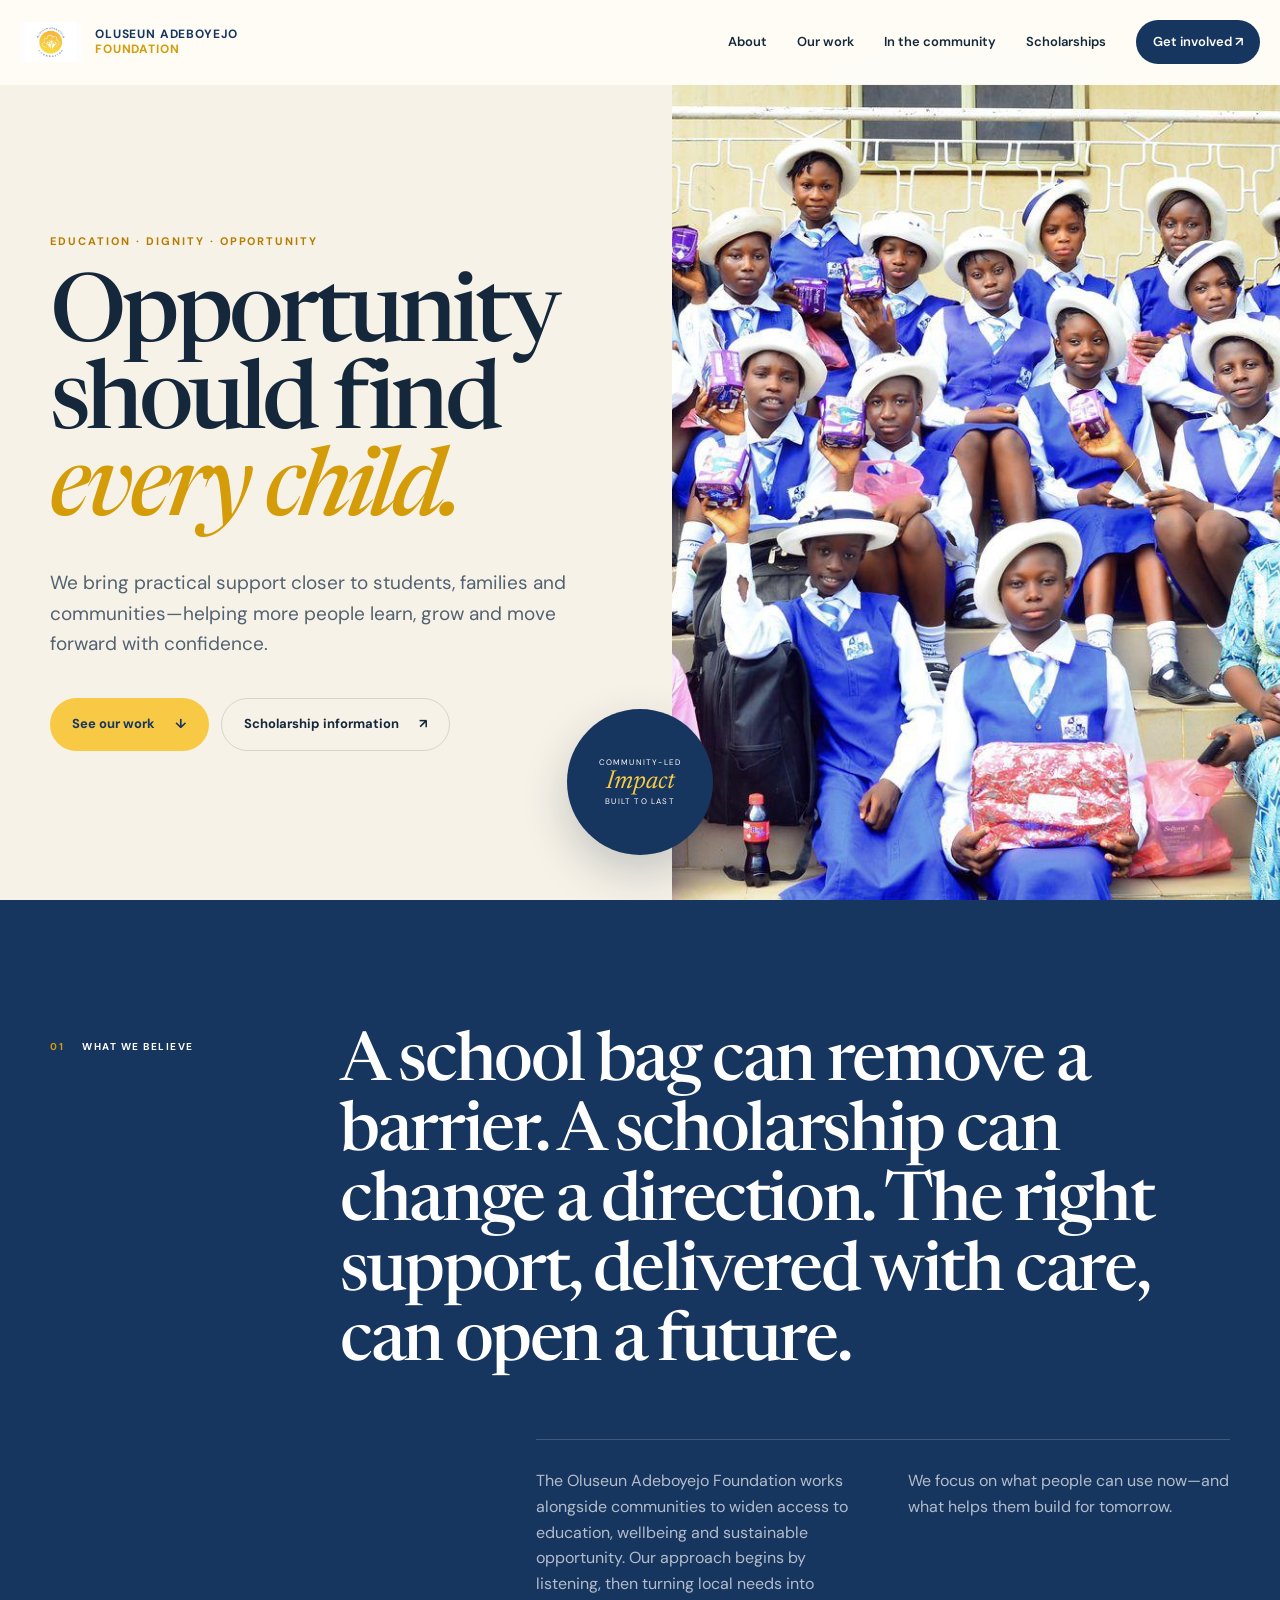
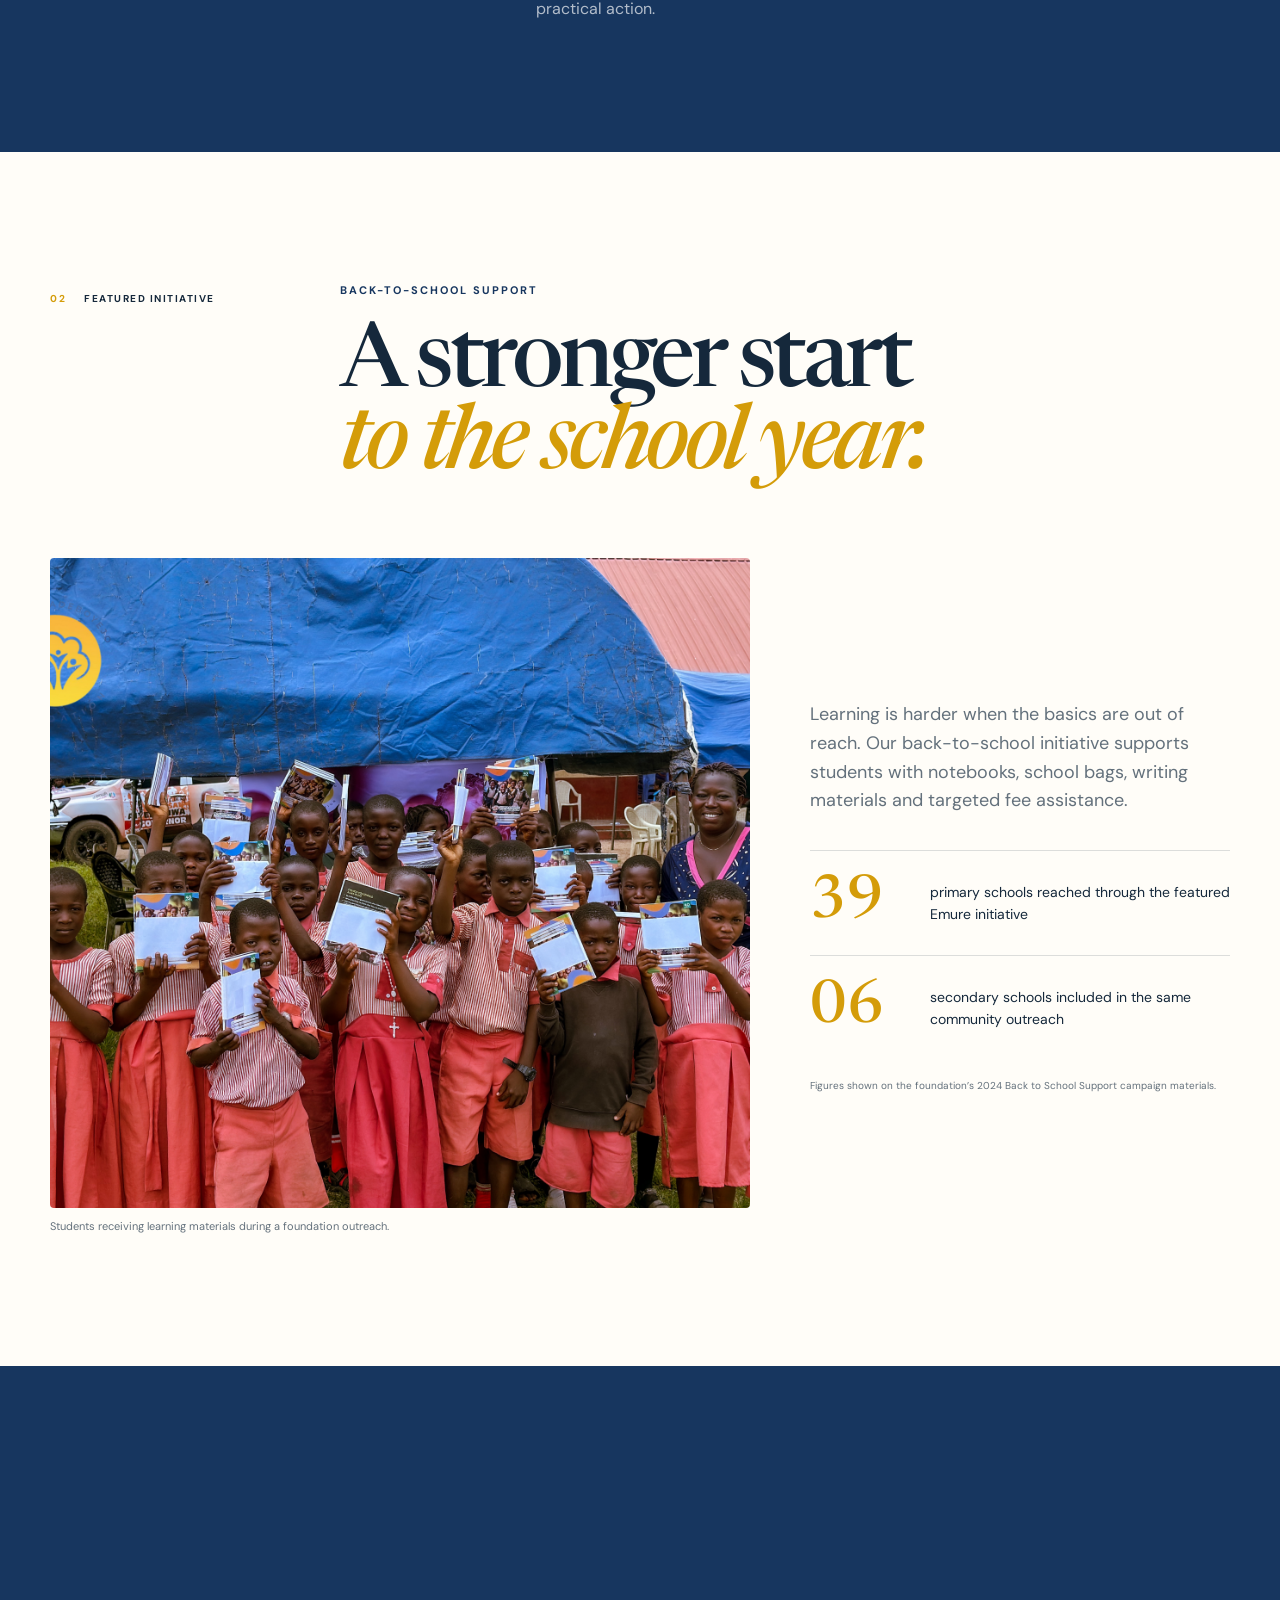
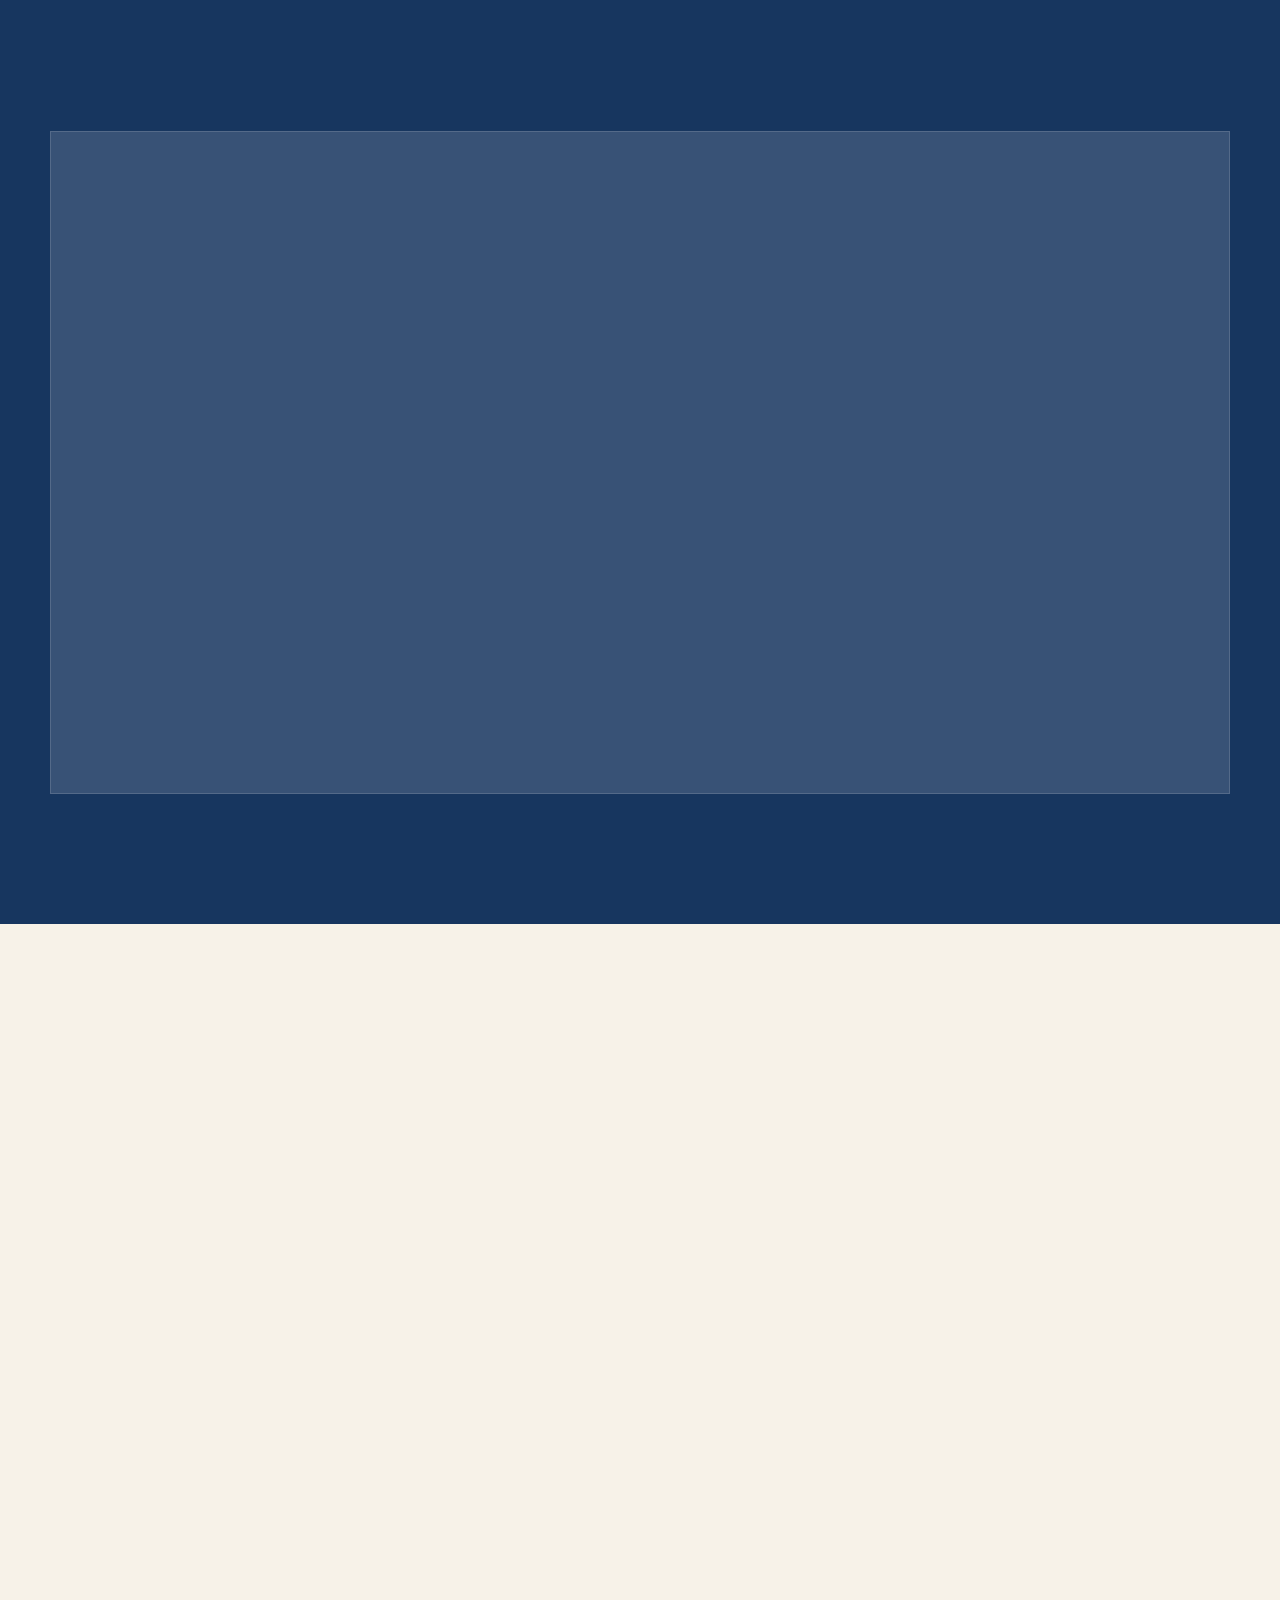
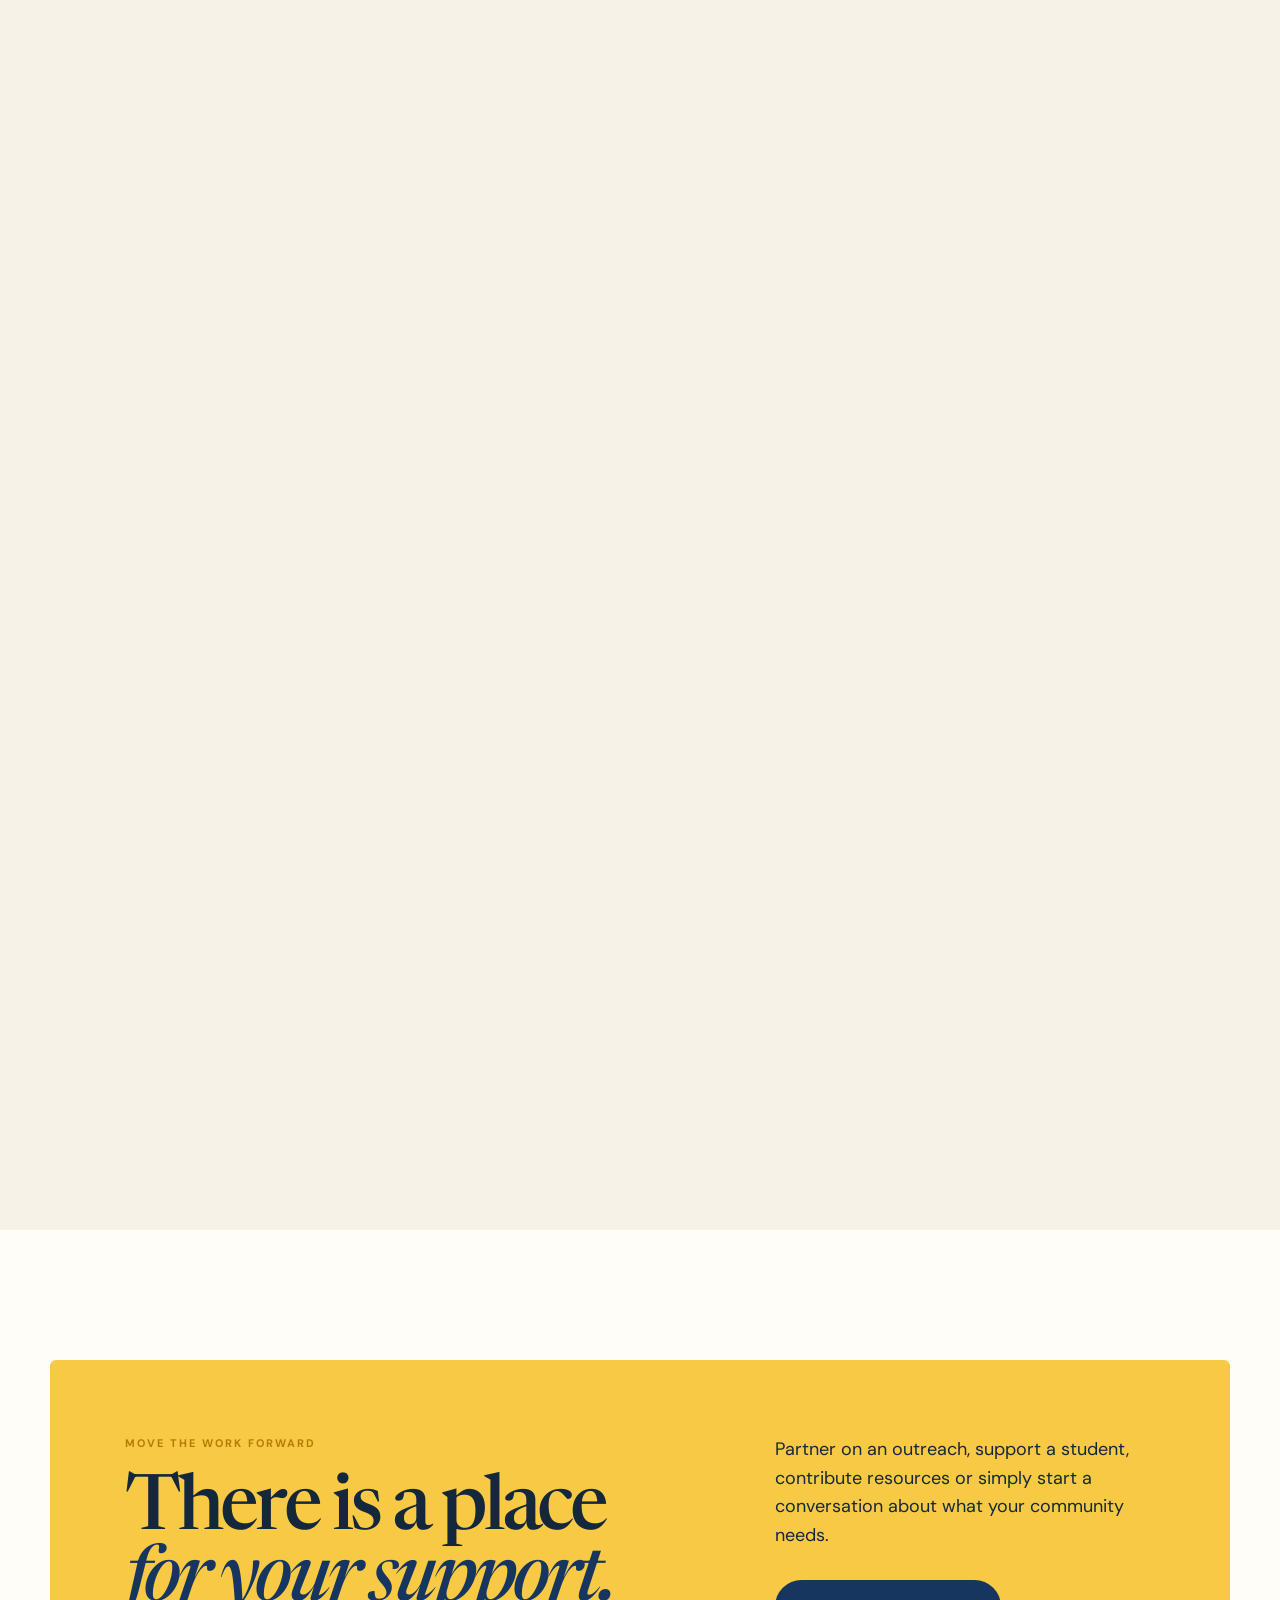
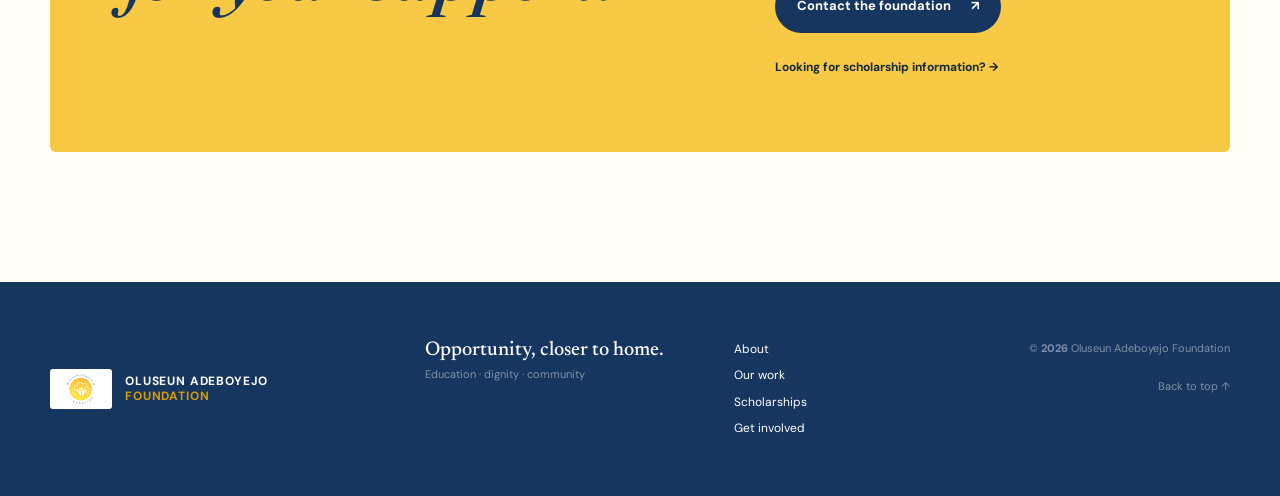
<file: index.html>
<!doctype html>
<html lang="en">
<head>
  <meta charset="utf-8">
  <meta name="viewport" content="width=device-width, initial-scale=1">
  <meta name="theme-color" content="#17365f">
  <meta name="description" content="Oluseun Adeboyejo Foundation expands access to education, opportunity and community support in Nigeria.">
  <meta property="og:title" content="Oluseun Adeboyejo Foundation — Opportunity, closer to home">
  <meta property="og:description" content="Practical support for students, families and communities to learn, grow and thrive.">
  <meta property="og:type" content="website">
  <title>Oluseun Adeboyejo Foundation — Opportunity, closer to home</title>
  <link rel="icon" href="img/logo.jpg" type="image/jpeg">
  <link rel="preconnect" href="https://fonts.googleapis.com">
  <link rel="preconnect" href="https://fonts.gstatic.com" crossorigin>
  <link href="https://fonts.googleapis.com/css2?family=DM+Sans:wght@400;500;600;700&family=Newsreader:ital,opsz,wght@0,6..72,500;1,6..72,500&display=swap" rel="stylesheet">
  <link rel="stylesheet" href="styles.css">
  <script src="script.js" defer></script>
</head>
<body>
  <a class="skip-link" href="#main">Skip to content</a>

  <header class="site-header" id="top">
    <div class="nav-shell">
      <a class="brand" href="#top" aria-label="Oluseun Adeboyejo Foundation home">
        <img src="img/logo.jpg" alt="" width="150" height="62">
        <span>Oluseun Adeboyejo<br><b>Foundation</b></span>
      </a>
      <button class="menu-toggle" type="button" aria-expanded="false" aria-controls="primary-nav"><span></span><span></span><span class="sr-only">Open menu</span></button>
      <nav class="primary-nav" id="primary-nav" aria-label="Primary navigation">
        <a href="#about">About</a>
        <a href="#work">Our work</a>
        <a href="#impact">In the community</a>
        <a href="form.html">Scholarships</a>
        <a class="nav-cta" href="#connect">Get involved <span aria-hidden="true">↗</span></a>
      </nav>
    </div>
  </header>

  <main id="main">
    <section class="hero" aria-labelledby="hero-title">
      <div class="hero-image"><img src="img/school.jpg" alt="Students supported by the Oluseun Adeboyejo Foundation"></div>
      <div class="hero-copy">
        <p class="eyebrow reveal">Education · dignity · opportunity</p>
        <h1 id="hero-title" class="reveal">Opportunity should find <em>every child.</em></h1>
        <p class="reveal">We bring practical support closer to students, families and communities—helping more people learn, grow and move forward with confidence.</p>
        <div class="hero-actions reveal">
          <a class="button button-yellow" href="#work">See our work <span aria-hidden="true">↓</span></a>
          <a class="button button-outline" href="form.html">Scholarship information <span aria-hidden="true">↗</span></a>
        </div>
      </div>
      <div class="hero-stamp reveal" aria-label="Community-led impact"><span>Community-led</span><b>Impact</b><span>Built to last</span></div>
    </section>

    <section class="belief section" id="about">
      <div class="shell belief-grid">
        <div class="section-index reveal"><span>01</span> What we believe</div>
        <div>
          <p class="belief-lead reveal">A school bag can remove a barrier. A scholarship can change a direction. The right support, delivered with care, can open a future.</p>
          <div class="belief-body reveal"><p>The Oluseun Adeboyejo Foundation works alongside communities to widen access to education, wellbeing and sustainable opportunity. Our approach begins by listening, then turning local needs into practical action.</p><p>We focus on what people can use now—and what helps them build for tomorrow.</p></div>
        </div>
      </div>
    </section>

    <section class="featured section" id="work">
      <div class="shell feature-heading">
        <div class="section-index reveal"><span>02</span> Featured initiative</div>
        <div><p class="eyebrow blue reveal">Back-to-school support</p><h2 class="display reveal">A stronger start<br><em>to the school year.</em></h2></div>
      </div>
      <div class="shell feature-grid">
        <figure class="feature-photo reveal"><img src="img/health.jpg" alt="Pupils holding educational materials supplied through the back-to-school initiative"><figcaption>Students receiving learning materials during a foundation outreach.</figcaption></figure>
        <div class="feature-story reveal">
          <p>Learning is harder when the basics are out of reach. Our back-to-school initiative supports students with notebooks, school bags, writing materials and targeted fee assistance.</p>
          <div class="impact-line"><strong>39</strong><span>primary schools reached through the featured Emure initiative</span></div>
          <div class="impact-line"><strong>06</strong><span>secondary schools included in the same community outreach</span></div>
          <p class="source-note">Figures shown on the foundation’s 2024 Back to School Support campaign materials.</p>
        </div>
      </div>
    </section>

    <section class="programs section">
      <div class="shell programs-head">
        <div class="section-index light reveal"><span>03</span> Our focus</div>
        <h2 class="display reveal">Progress is<br><em>connected.</em></h2>
      </div>
      <div class="shell program-grid">
        <article class="program-card reveal"><span class="program-no">01</span><h3>Education access</h3><p>Learning materials, scholarship pathways and practical support that help students stay ready for school.</p><a href="form.html">Scholarship guide ↗</a></article>
        <article class="program-card reveal"><span class="program-no">02</span><h3>Community wellbeing</h3><p>Outreach shaped around the real needs of families and the places where they live.</p><a href="#impact">See the community ↘</a></article>
        <article class="program-card reveal"><span class="program-no">03</span><h3>Skills & livelihoods</h3><p>Opportunities that strengthen practical capability, confidence and economic participation.</p><a href="#connect">Partner with us ↗</a></article>
        <article class="program-card reveal"><span class="program-no">04</span><h3>Women & young people</h3><p>Focused support for people whose ideas and potential can multiply impact across a community.</p><a href="#connect">Get involved ↗</a></article>
      </div>
    </section>

    <section class="community section" id="impact">
      <div class="shell community-head"><div class="section-index reveal"><span>04</span> In the community</div><h2 class="display reveal">The work is<br><em>about people.</em></h2></div>
      <div class="gallery shell">
        <figure class="gallery-tall reveal"><img src="img/skill.jpg" alt="Foundation representative speaking during a community outreach"><figcaption>Showing up, listening and working alongside communities.</figcaption></figure>
        <figure class="reveal"><img src="img/community.jpg" alt="Children receiving school supplies"><figcaption>Practical support, delivered directly.</figcaption></figure>
        <figure class="reveal"><img src="img/about.jpg" alt="Oluseun Adeboyejo Foundation team at an outreach"><figcaption>The team behind the work.</figcaption></figure>
        <figure class="gallery-wide reveal"><img src="img/agric.jpg" alt="Students and foundation team at a back-to-school event"><figcaption>Creating a stronger start for students across Emure.</figcaption></figure>
      </div>
    </section>

    <section class="connect section" id="connect">
      <div class="shell connect-card reveal">
        <div><p class="eyebrow">Move the work forward</p><h2 class="display">There is a place<br><em>for your support.</em></h2></div>
        <div class="connect-copy"><p>Partner on an outreach, support a student, contribute resources or simply start a conversation about what your community needs.</p><a class="button button-dark" href="mailto:info@oluseunadeboyejofoundation.org?subject=Foundation%20partnership%20enquiry">Contact the foundation <span aria-hidden="true">↗</span></a><a class="text-link" href="form.html">Looking for scholarship information? →</a></div>
      </div>
    </section>
  </main>

  <footer class="site-footer">
    <div class="shell footer-grid">
      <a class="brand footer-brand" href="#top"><img src="img/logo.jpg" alt="" width="150" height="62"><span>Oluseun Adeboyejo<br><b>Foundation</b></span></a>
      <div><p>Opportunity, closer to home.</p><span>Education · dignity · community</span></div>
      <div class="footer-links"><a href="#about">About</a><a href="#work">Our work</a><a href="form.html">Scholarships</a><a href="#connect">Get involved</a></div>
      <div class="footer-meta"><span>© <b id="year"></b> Oluseun Adeboyejo Foundation</span><a href="#top">Back to top ↑</a></div>
    </div>
  </footer>
</body>
</html>
</file>
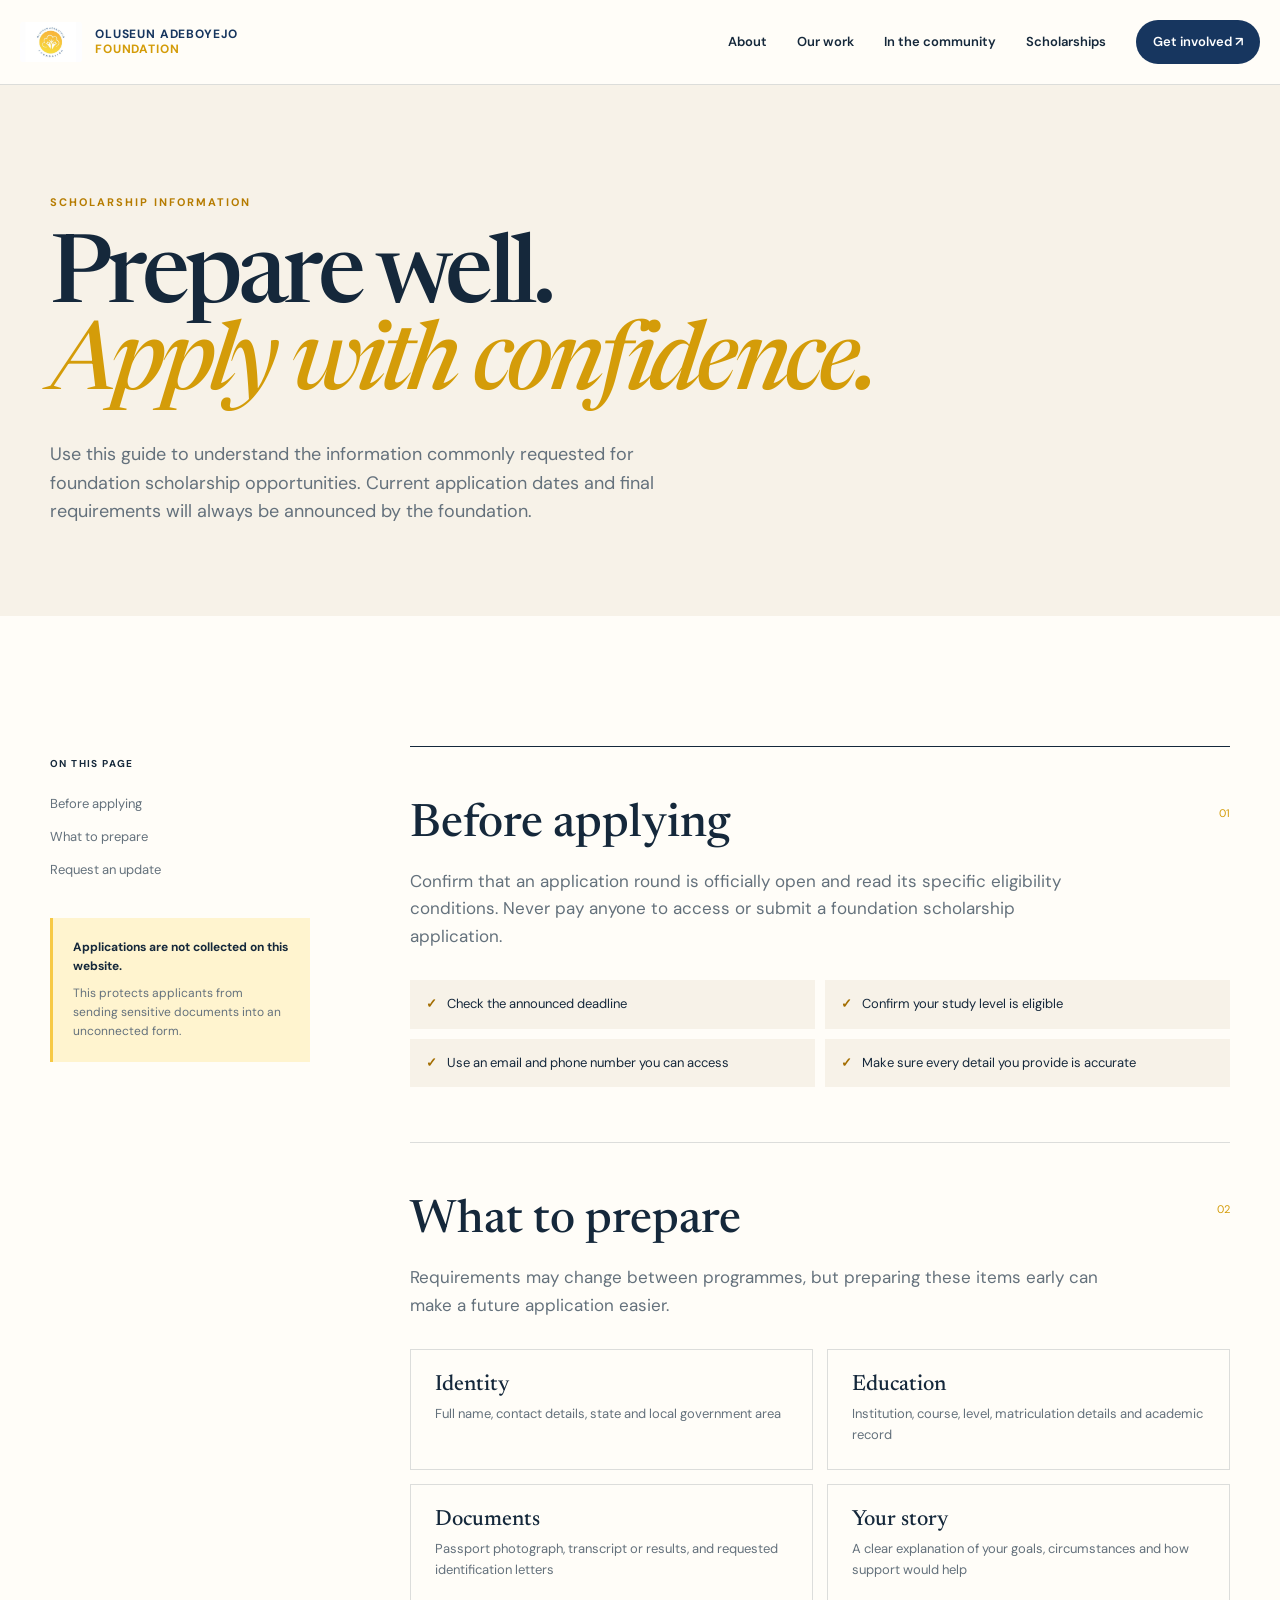
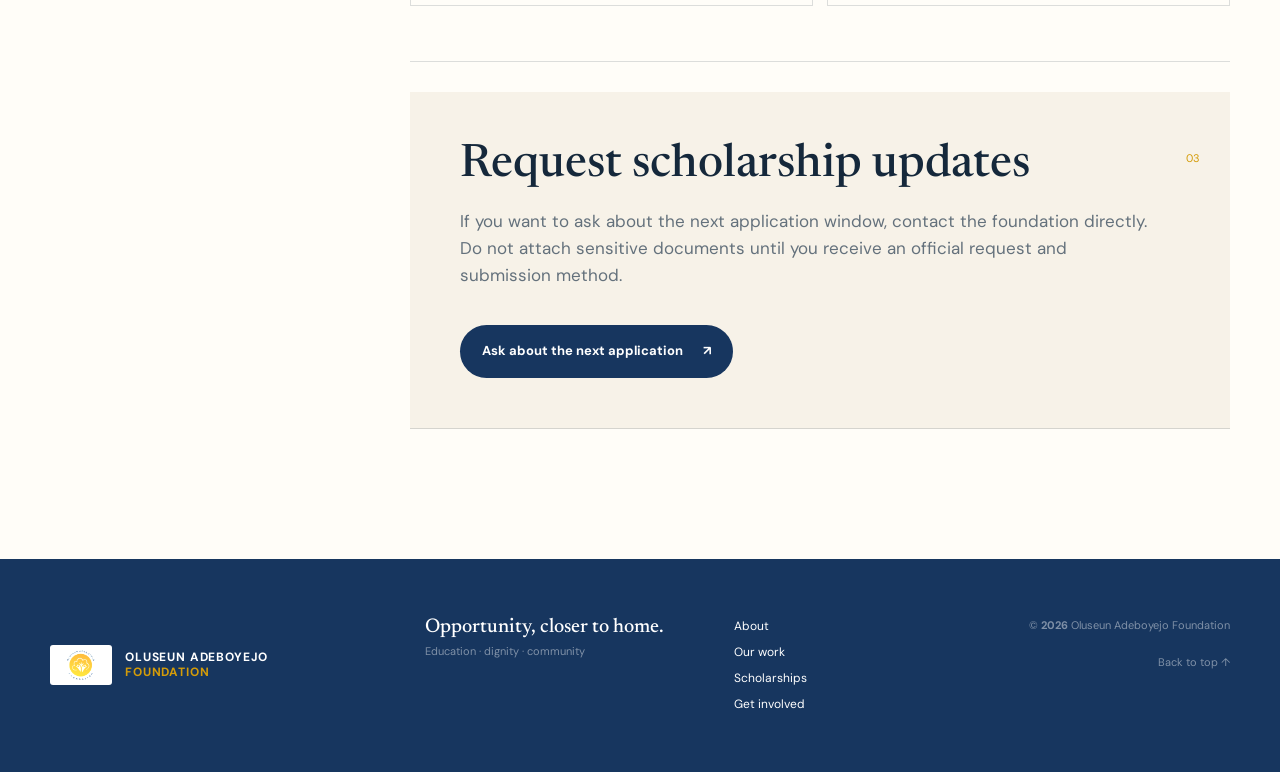
<file: form.html>
<!doctype html>
<html lang="en">
<head>
  <meta charset="utf-8">
  <meta name="viewport" content="width=device-width, initial-scale=1">
  <meta name="theme-color" content="#17365f">
  <meta name="description" content="Scholarship information and application preparation guide from the Oluseun Adeboyejo Foundation.">
  <title>Scholarship information — Oluseun Adeboyejo Foundation</title>
  <link rel="icon" href="img/logo.jpg" type="image/jpeg">
  <link rel="preconnect" href="https://fonts.googleapis.com">
  <link rel="preconnect" href="https://fonts.gstatic.com" crossorigin>
  <link href="https://fonts.googleapis.com/css2?family=DM+Sans:wght@400;500;600;700&family=Newsreader:ital,opsz,wght@0,6..72,500;1,6..72,500&display=swap" rel="stylesheet">
  <link rel="stylesheet" href="styles.css">
  <script src="script.js" defer></script>
</head>
<body>
  <a class="skip-link" href="#main">Skip to content</a>
  <header class="site-header solid" id="top"><div class="nav-shell"><a class="brand" href="index.html"><img src="img/logo.jpg" alt="" width="150" height="62"><span>Oluseun Adeboyejo<br><b>Foundation</b></span></a><button class="menu-toggle" type="button" aria-expanded="false" aria-controls="primary-nav"><span></span><span></span><span class="sr-only">Open menu</span></button><nav class="primary-nav" id="primary-nav" aria-label="Primary navigation"><a href="index.html#about">About</a><a href="index.html#work">Our work</a><a href="index.html#impact">In the community</a><a href="form.html" aria-current="page">Scholarships</a><a class="nav-cta" href="index.html#connect">Get involved <span aria-hidden="true">↗</span></a></nav></div></header>
  <main id="main" class="scholarship-page">
    <section class="scholarship-hero"><div class="shell"><p class="eyebrow reveal">Scholarship information</p><h1 class="display reveal">Prepare well.<br><em>Apply with confidence.</em></h1><p class="reveal">Use this guide to understand the information commonly requested for foundation scholarship opportunities. Current application dates and final requirements will always be announced by the foundation.</p></div></section>
    <section class="scholarship-body section"><div class="shell scholarship-grid">
      <aside class="scholarship-aside reveal"><p>On this page</p><a href="#before">Before applying</a><a href="#documents">What to prepare</a><a href="#interest">Request an update</a><div class="notice"><b>Applications are not collected on this website.</b><p>This protects applicants from sending sensitive documents into an unconnected form.</p></div></aside>
      <div class="scholarship-content">
        <section id="before" class="guide-section reveal"><span class="guide-no">01</span><h2>Before applying</h2><p>Confirm that an application round is officially open and read its specific eligibility conditions. Never pay anyone to access or submit a foundation scholarship application.</p><ul class="check-list"><li>Check the announced deadline</li><li>Confirm your study level is eligible</li><li>Use an email and phone number you can access</li><li>Make sure every detail you provide is accurate</li></ul></section>
        <section id="documents" class="guide-section reveal"><span class="guide-no">02</span><h2>What to prepare</h2><p>Requirements may change between programmes, but preparing these items early can make a future application easier.</p><div class="document-grid"><div><b>Identity</b><span>Full name, contact details, state and local government area</span></div><div><b>Education</b><span>Institution, course, level, matriculation details and academic record</span></div><div><b>Documents</b><span>Passport photograph, transcript or results, and requested identification letters</span></div><div><b>Your story</b><span>A clear explanation of your goals, circumstances and how support would help</span></div></div></section>
        <section id="interest" class="guide-section interest reveal"><span class="guide-no">03</span><h2>Request scholarship updates</h2><p>If you want to ask about the next application window, contact the foundation directly. Do not attach sensitive documents until you receive an official request and submission method.</p><a class="button button-dark" href="mailto:info@oluseunadeboyejofoundation.org?subject=Scholarship%20application%20update&body=Hello%20Oluseun%20Adeboyejo%20Foundation%2C%0A%0APlease%20let%20me%20know%20when%20the%20next%20scholarship%20application%20opens.%0A%0AThank%20you.">Ask about the next application <span aria-hidden="true">↗</span></a></section>
      </div>
    </div></section>
  </main>
  <footer class="site-footer"><div class="shell footer-grid"><a class="brand footer-brand" href="index.html"><img src="img/logo.jpg" alt="" width="150" height="62"><span>Oluseun Adeboyejo<br><b>Foundation</b></span></a><div><p>Opportunity, closer to home.</p><span>Education · dignity · community</span></div><div class="footer-links"><a href="index.html#about">About</a><a href="index.html#work">Our work</a><a href="form.html">Scholarships</a><a href="index.html#connect">Get involved</a></div><div class="footer-meta"><span>© <b id="year"></b> Oluseun Adeboyejo Foundation</span><a href="#top">Back to top ↑</a></div></div></footer>
</body>
</html>
</file>
<file: styles.css>
:root{--blue:#17365f;--blue2:#0e294b;--yellow:#f7c945;--cream:#f7f2e8;--paper:#fffdf8;--ink:#15283b;--muted:#64717c;--line:rgba(21,40,59,.15);--serif:"Newsreader",Georgia,serif;--sans:"DM Sans",sans-serif}*{box-sizing:border-box}html{scroll-behavior:smooth}body{margin:0;background:var(--paper);color:var(--ink);font-family:var(--sans);line-height:1.6;-webkit-font-smoothing:antialiased}body.menu-open{overflow:hidden}img{max-width:100%;display:block}a{color:inherit;text-decoration:none}button{font:inherit}.shell{width:min(1180px,calc(100% - 48px));margin:0 auto}.sr-only{position:absolute;width:1px;height:1px;overflow:hidden;clip:rect(0,0,0,0);white-space:nowrap}.skip-link{position:fixed;left:18px;top:-80px;z-index:1000;padding:12px 18px;background:var(--yellow);color:var(--blue);font-weight:700}.skip-link:focus{top:18px}
.site-header{position:fixed;inset:0 0 auto;z-index:100;background:rgba(255,253,248,.9);border-bottom:1px solid transparent;backdrop-filter:blur(16px);transition:.3s}.site-header.scrolled,.site-header.solid{border-color:var(--line)}.nav-shell{width:min(1320px,calc(100% - 40px));height:84px;margin:auto;display:flex;align-items:center;justify-content:space-between}.brand{display:flex;align-items:center;gap:13px;color:var(--blue);font-size:12px;font-weight:700;line-height:1.25;letter-spacing:.07em;text-transform:uppercase}.brand img{width:62px;height:40px;object-fit:cover;object-position:center;border-radius:3px}.brand b{color:#d49c09}.primary-nav{display:flex;align-items:center;gap:30px;font-size:13px;font-weight:600}.primary-nav>a:not(.nav-cta):hover{color:#d49c09}.nav-cta{padding:12px 17px;border-radius:99px;background:var(--blue);color:#fff}.menu-toggle{display:none}
.hero{min-height:100svh;padding-top:84px;display:grid;grid-template-columns:1.05fr .95fr;position:relative;background:var(--cream);overflow:hidden}.hero-image{grid-column:2;grid-row:1;min-height:calc(100svh - 84px)}.hero-image img{width:100%;height:100%;object-fit:cover;object-position:62% center}.hero-copy{grid-column:1;grid-row:1;align-self:center;width:min(650px,calc(100% - 70px));margin-left:max(24px,calc((100vw - 1180px)/2));padding:70px 0;position:relative;z-index:2}.eyebrow{margin:0 0 24px;color:#b67c00;font-size:11px;font-weight:700;letter-spacing:.18em;text-transform:uppercase}.hero h1,.display{margin:0;font:500 clamp(62px,7.4vw,110px)/.92 var(--serif);letter-spacing:-.05em}.hero h1 em,.display em{color:#d49c09;font-weight:500}.hero-copy>p:not(.eyebrow){max-width:570px;margin:32px 0 0;color:#526270;font-size:19px}.hero-actions{display:flex;flex-wrap:wrap;gap:12px;margin-top:38px}.button{min-height:53px;display:inline-flex;align-items:center;justify-content:center;gap:20px;padding:0 22px;border-radius:99px;font-size:13px;font-weight:700;transition:.2s}.button:hover{transform:translateY(-2px)}.button-yellow{background:var(--yellow);color:var(--blue)}.button-outline{border:1px solid var(--line)}.hero-stamp{position:absolute;right:calc(50% - 73px);bottom:45px;z-index:3;width:146px;height:146px;display:flex;flex-direction:column;align-items:center;justify-content:center;border-radius:50%;background:var(--blue);color:#fff;box-shadow:0 18px 45px rgba(12,35,61,.22);text-transform:uppercase;font-size:8px;letter-spacing:.15em}.hero-stamp b{font:italic 26px var(--serif);color:var(--yellow);text-transform:none;letter-spacing:0}
.section{padding:130px 0}.belief{background:var(--blue);color:#fff}.belief-grid{display:grid;grid-template-columns:210px 1fr;gap:80px}.section-index{display:flex;gap:18px;padding-top:9px;font-size:10px;font-weight:700;letter-spacing:.15em;text-transform:uppercase}.section-index span{color:#d49c09}.belief-lead{max-width:940px;margin:0;font:500 clamp(42px,5.3vw,75px)/1.03 var(--serif);letter-spacing:-.035em}.belief-body{display:grid;grid-template-columns:1fr 1fr;gap:50px;max-width:800px;margin:60px 0 0 22%;padding-top:28px;border-top:1px solid rgba(255,255,255,.18);color:rgba(255,255,255,.67)}.belief-body p{margin:0}
.featured{background:var(--paper)}.feature-heading,.community-head{display:grid;grid-template-columns:210px 1fr;gap:80px;margin-bottom:70px}.eyebrow.blue{color:var(--blue)}.feature-heading .display,.community-head .display{font-size:clamp(55px,7vw,94px)}.feature-grid{display:grid;grid-template-columns:1.25fr .75fr;gap:60px;align-items:center}.feature-photo{margin:0}.feature-photo img{width:100%;height:650px;object-fit:cover;border-radius:4px}.feature-photo figcaption,.gallery figcaption{margin-top:10px;color:var(--muted);font-size:11px}.feature-story>p{margin:0 0 35px;color:var(--muted);font-size:18px}.impact-line{display:grid;grid-template-columns:100px 1fr;gap:20px;align-items:center;padding:22px 0;border-top:1px solid var(--line)}.impact-line strong{font:500 60px/1 var(--serif);color:#d49c09}.impact-line span{font-size:14px}.feature-story .source-note{margin:18px 0 0;font-size:10px}
.programs{background:var(--blue);color:#fff}.programs-head{display:grid;grid-template-columns:210px 1fr;gap:80px;margin-bottom:70px}.section-index.light{color:rgba(255,255,255,.65)}.programs .display{font-size:clamp(55px,7vw,94px)}.program-grid{display:grid;grid-template-columns:repeat(2,1fr);gap:1px;background:rgba(255,255,255,.14);border:1px solid rgba(255,255,255,.14)}.program-card{min-height:330px;display:flex;flex-direction:column;padding:38px;background:var(--blue)}.program-card:hover{background:var(--blue2)}.program-no{color:var(--yellow);font-size:10px;letter-spacing:.15em}.program-card h3{margin:auto 0 12px;font:500 32px var(--serif)}.program-card p{max-width:460px;margin:0 0 28px;color:rgba(255,255,255,.62)}.program-card a{align-self:flex-start;border-bottom:1px solid rgba(255,255,255,.4);font-size:12px;font-weight:700}
.community{background:var(--cream)}.gallery{display:grid;grid-template-columns:1fr 1fr;gap:16px}.gallery figure{margin:0}.gallery img{width:100%;height:430px;object-fit:cover}.gallery-tall{grid-row:span 2}.gallery-tall img{height:910px}.gallery-wide{grid-column:2}.gallery-wide img{height:430px}
.connect{background:var(--paper)}.connect-card{display:grid;grid-template-columns:1.2fr .8fr;gap:80px;padding:75px;border-radius:6px;background:var(--yellow)}.connect-card .display{font-size:clamp(52px,6vw,82px)}.connect-card .display em{color:var(--blue)}.connect-copy{align-self:end}.connect-copy>p{margin:0 0 30px;font-size:18px}.button-dark{background:var(--blue);color:#fff}.text-link{display:block;margin-top:25px;font-size:12px;font-weight:700}.site-footer{padding:58px 0;background:var(--blue);color:#fff}.footer-grid{display:grid;grid-template-columns:1.25fr 1fr .7fr 1fr;gap:40px}.footer-brand{color:#fff}.footer-brand img{filter:brightness(1.05)}.footer-grid p{margin:0;font:500 20px var(--serif)}.footer-grid>div>span,.footer-meta{color:rgba(255,255,255,.45);font-size:11px}.footer-links{display:flex;flex-direction:column;gap:7px;font-size:12px}.footer-meta{display:flex;flex-direction:column;align-items:flex-end;gap:20px}
.scholarship-page{padding-top:84px}.scholarship-hero{padding:110px 0 90px;background:var(--cream)}.scholarship-hero .display{max-width:900px}.scholarship-hero .shell>p:last-child{max-width:650px;margin:30px 0 0;color:var(--muted);font-size:18px}.scholarship-grid{display:grid;grid-template-columns:260px 1fr;gap:100px}.scholarship-aside{position:sticky;top:115px;align-self:start;display:flex;flex-direction:column;gap:12px;font-size:13px}.scholarship-aside>p{font-size:10px;font-weight:700;text-transform:uppercase;letter-spacing:.14em}.scholarship-aside>a{color:var(--muted)}.notice{margin-top:25px;padding:20px;background:#fff4cf;border-left:3px solid var(--yellow);font-size:12px}.notice p{margin:8px 0 0;color:var(--muted)}.scholarship-content{border-top:1px solid var(--ink)}.guide-section{position:relative;padding:55px 0;border-bottom:1px solid var(--line)}.guide-no{position:absolute;right:0;top:58px;color:#d49c09;font-size:11px}.guide-section h2{margin:0 0 20px;font:500 46px var(--serif)}.guide-section>p{max-width:700px;color:var(--muted);font-size:17px}.check-list{display:grid;grid-template-columns:1fr 1fr;gap:10px;margin:30px 0 0;padding:0;list-style:none}.check-list li{padding:14px 16px;background:var(--cream);font-size:13px}.check-list li:before{content:"✓";margin-right:10px;color:#a36d00;font-weight:700}.document-grid{display:grid;grid-template-columns:1fr 1fr;gap:14px;margin-top:30px}.document-grid div{padding:24px;border:1px solid var(--line)}.document-grid b,.document-grid span{display:block}.document-grid b{font:500 22px var(--serif)}.document-grid span{margin-top:8px;color:var(--muted);font-size:13px}.interest{background:var(--cream);margin-top:30px;padding:50px}.interest .guide-no{right:30px}.interest .button{margin-top:18px}
.reveal{opacity:0;transform:translateY(22px);transition:opacity .7s,transform .7s}.reveal.visible{opacity:1;transform:none}@media(max-width:920px){.primary-nav{position:fixed;inset:0;z-index:-1;display:flex;flex-direction:column;align-items:flex-start;justify-content:center;padding:90px 9vw;background:var(--paper);font:500 35px var(--serif);opacity:0;visibility:hidden;transform:translateY(-15px);transition:.25s}.primary-nav.open{opacity:1;visibility:visible;transform:none}.nav-cta{font:700 13px var(--sans);margin-top:15px}.menu-toggle{width:44px;height:44px;z-index:2;display:grid;place-content:center;gap:6px;border:1px solid var(--line);border-radius:50%;background:transparent}.menu-toggle>span:not(.sr-only){width:18px;height:1px;background:var(--blue);transition:.2s}.menu-toggle[aria-expanded=true]>span:first-child{transform:translateY(3.5px) rotate(45deg)}.menu-toggle[aria-expanded=true]>span:nth-child(2){transform:translateY(-3.5px) rotate(-45deg)}.hero{grid-template-columns:1fr}.hero-image{grid-column:1;grid-row:1;opacity:.23}.hero-copy{grid-column:1;width:min(760px,calc(100% - 48px));margin:auto}.hero-stamp{right:35px}.belief-grid,.feature-heading,.community-head,.programs-head{grid-template-columns:1fr;gap:28px}.belief-body{margin-left:0}.feature-grid{grid-template-columns:1fr}.feature-photo img{height:580px}.connect-card{grid-template-columns:1fr}.footer-grid{grid-template-columns:1fr 1fr}.footer-meta{align-items:flex-start}.scholarship-grid{grid-template-columns:1fr;gap:50px}.scholarship-aside{position:static}}
@media(max-width:620px){.shell{width:calc(100% - 30px)}.nav-shell{width:calc(100% - 24px);height:74px}.brand img{width:48px;height:34px}.brand{font-size:10px}.hero{padding-top:74px}.hero-copy{width:calc(100% - 30px);padding:100px 0}.hero h1{font-size:60px}.hero-actions{flex-direction:column;align-items:stretch}.hero-stamp{display:none}.section{padding:90px 0}.belief-lead{font-size:41px}.belief-body{grid-template-columns:1fr;gap:22px}.feature-heading .display,.community-head .display,.programs .display{font-size:53px}.feature-photo img{height:430px}.impact-line{grid-template-columns:75px 1fr}.impact-line strong{font-size:50px}.program-grid{grid-template-columns:1fr}.program-card{min-height:280px;padding:28px}.gallery{grid-template-columns:1fr}.gallery-tall,.gallery-wide{grid-row:auto;grid-column:auto}.gallery img,.gallery-tall img,.gallery-wide img{height:400px}.connect-card{padding:45px 24px}.footer-grid{grid-template-columns:1fr}.scholarship-page{padding-top:74px}.scholarship-hero{padding:80px 0 65px}.scholarship-hero .display{font-size:52px}.check-list,.document-grid{grid-template-columns:1fr}.interest{padding:35px 22px}.guide-no{display:none}}
@media(prefers-reduced-motion:reduce){html{scroll-behavior:auto}*,*::before,*::after{transition-duration:.01ms!important}.reveal{opacity:1;transform:none}}
</file>
